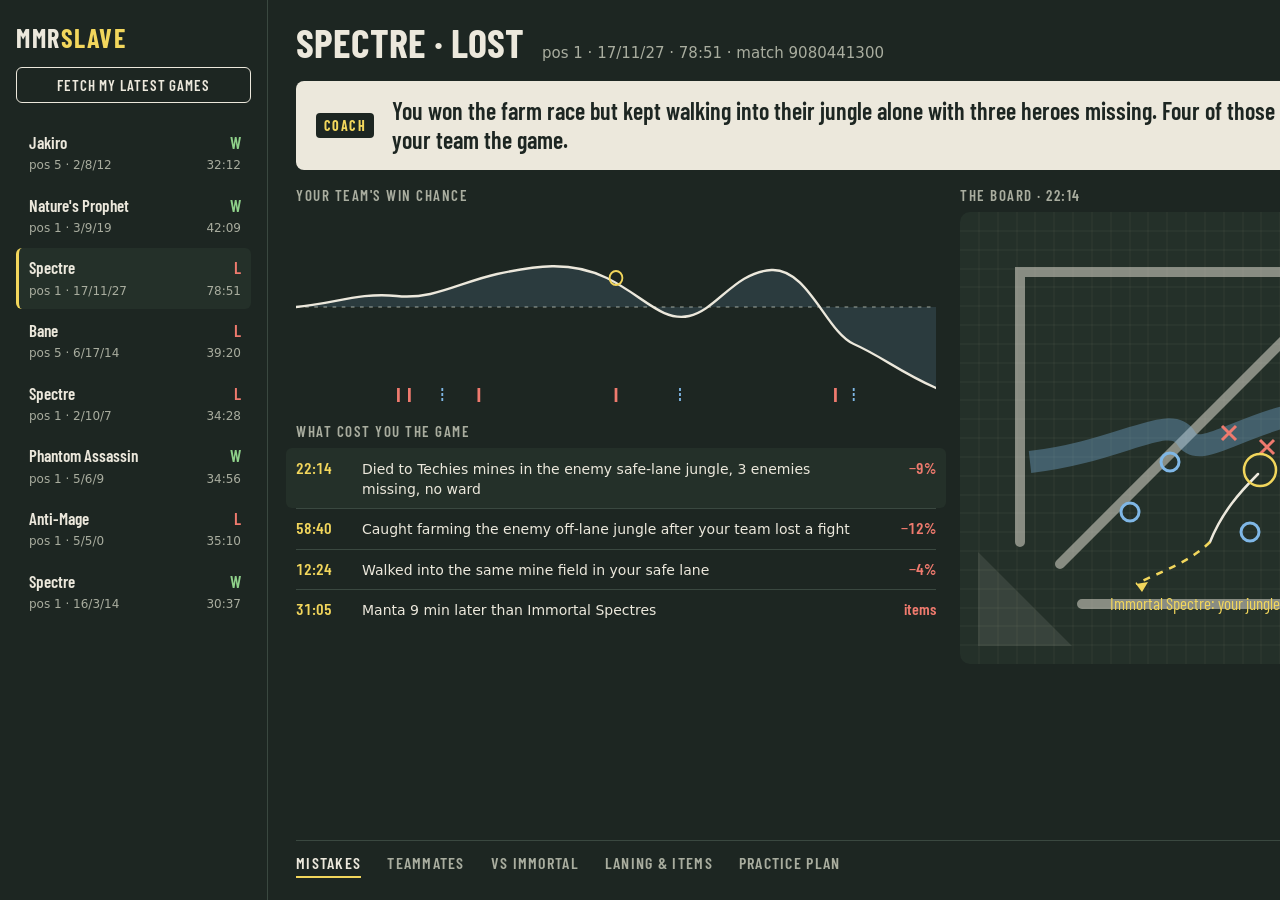
<file: .impeccable/mocks/decision/assigned.html>
<!doctype html>
<html lang="en"><head><meta charset="utf-8">
<link href="https://fonts.googleapis.com/css2?family=Barlow+Condensed:wght@500;600;700&display=swap" rel="stylesheet">
<style>
:root{--slate:#1d2622;--board:#243029;--line:#3a4840;--chalk:#ece8dc;--dim:#a9ad9f;--yellow:#f2d65c;--red:#ef7a6e;--blue:#7fb7e6;--green:#8fd18a}
*{box-sizing:border-box;margin:0;padding:0}
body{width:1440px;height:900px;overflow:hidden;background:var(--slate);color:var(--chalk);font:14px/1.45 system-ui,"Segoe UI",sans-serif;display:grid;grid-template-columns:268px 1fr}
.cond{font-family:"Barlow Condensed",sans-serif;letter-spacing:.02em}
aside{border-right:1px solid var(--line);padding:22px 16px;display:flex;flex-direction:column;gap:14px}
.brand{font:700 26px "Barlow Condensed";text-transform:uppercase;letter-spacing:.06em}
.brand span{color:var(--yellow)}
.btn{border:1.5px solid var(--chalk);border-radius:6px;padding:8px 12px;font:600 15px "Barlow Condensed";text-transform:uppercase;letter-spacing:.06em;background:transparent;color:var(--chalk);text-align:center}
.games{display:flex;flex-direction:column;gap:2px;margin-top:6px}
.g{display:grid;grid-template-columns:1fr auto;padding:9px 10px;border-radius:6px;border-left:3px solid transparent}
.g.sel{background:var(--board);border-left-color:var(--yellow)}
.g b{font:600 17px "Barlow Condensed"}.g small{color:var(--dim);font-size:12px}
.g .r{text-align:right;font-variant-numeric:tabular-nums}
.w{color:var(--green)}.l{color:var(--red)}
main{padding:22px 28px;display:grid;grid-template-rows:auto auto 1fr auto;gap:16px;min-width:0}
.head{display:flex;align-items:baseline;gap:18px}
.head h1{font:700 40px/1 "Barlow Condensed";text-transform:uppercase}
.head .meta{color:var(--dim);font-size:15px}
.verdict{background:var(--chalk);color:var(--slate);border-radius:8px;padding:16px 20px;display:grid;grid-template-columns:auto 1fr;gap:18px;align-items:center}
.verdict .tag{font:700 14px "Barlow Condensed";text-transform:uppercase;letter-spacing:.1em;background:var(--slate);color:var(--yellow);padding:4px 8px;border-radius:4px}
.verdict p{font:600 24px/1.2 "Barlow Condensed"}
.work{display:grid;grid-template-columns:1fr 452px;gap:24px;min-height:0}
.panel h2{font:600 15px "Barlow Condensed";text-transform:uppercase;letter-spacing:.1em;color:var(--dim);margin-bottom:8px}
.mist{display:flex;flex-direction:column}
.m{display:grid;grid-template-columns:54px 1fr 56px;gap:12px;padding:9px 0;border-top:1px solid var(--line);align-items:baseline}
.m .t{font:600 16px "Barlow Condensed";font-variant-numeric:tabular-nums;color:var(--yellow)}
.m .c{text-align:right;font:600 16px "Barlow Condensed";color:var(--red);font-variant-numeric:tabular-nums}
.m.sel{background:var(--board);margin:0 -10px;padding:9px 10px;border-radius:6px;border-top-color:transparent}
.tabs{display:flex;gap:26px;border-top:1px solid var(--line);padding-top:12px;font:600 16px "Barlow Condensed";text-transform:uppercase;letter-spacing:.08em;color:var(--dim)}
.tabs .on{color:var(--chalk);border-bottom:2px solid var(--yellow);padding-bottom:4px}
</style></head><body>
<aside>
  <div class="brand">MMR<span>Slave</span></div>
  <div class="btn">Fetch my latest games</div>
  <div class="games">
    <div class="g"><div><b>Jakiro</b><br><small>pos 5 · 2/8/12</small></div><div class="r"><b class="w">W</b><br><small>32:12</small></div></div>
    <div class="g"><div><b>Nature's Prophet</b><br><small>pos 1 · 3/9/19</small></div><div class="r"><b class="w">W</b><br><small>42:09</small></div></div>
    <div class="g sel"><div><b>Spectre</b><br><small>pos 1 · 17/11/27</small></div><div class="r"><b class="l">L</b><br><small>78:51</small></div></div>
    <div class="g"><div><b>Bane</b><br><small>pos 5 · 6/17/14</small></div><div class="r"><b class="l">L</b><br><small>39:20</small></div></div>
    <div class="g"><div><b>Spectre</b><br><small>pos 1 · 2/10/7</small></div><div class="r"><b class="l">L</b><br><small>34:28</small></div></div>
    <div class="g"><div><b>Phantom Assassin</b><br><small>pos 1 · 5/6/9</small></div><div class="r"><b class="w">W</b><br><small>34:56</small></div></div>
    <div class="g"><div><b>Anti-Mage</b><br><small>pos 1 · 5/5/0</small></div><div class="r"><b class="l">L</b><br><small>35:10</small></div></div>
    <div class="g"><div><b>Spectre</b><br><small>pos 1 · 16/3/14</small></div><div class="r"><b class="w">W</b><br><small>30:37</small></div></div>
  </div>
</aside>
<main>
  <div class="head"><h1>Spectre · Lost</h1><span class="meta">pos 1 · 17/11/27 · 78:51 · match 9080441300</span></div>
  <div class="verdict"><span class="tag">Coach</span><p>You won the farm race but kept walking into their jungle alone with three heroes missing. Four of those deaths cost your team the game.</p></div>
  <div class="work">
    <div class="panel" style="display:grid;grid-template-rows:auto 1fr;gap:14px;min-height:0">
      <div><h2>Your team's win chance</h2>
        <svg width="100%" height="190" viewBox="0 0 700 190" preserveAspectRatio="none">
          <line x1="0" y1="95" x2="700" y2="95" stroke="#a9ad9f" stroke-dasharray="4 6" stroke-width="1"/>
          <path d="M0 95 C40 92 70 80 110 84 S180 70 220 62 S300 48 340 66 S400 110 430 104 S480 60 520 58 S580 120 610 132 S660 160 700 176 L700 95 L0 95Z" fill="#7fb7e6" fill-opacity=".14"/>
          <path d="M0 95 C40 92 70 80 110 84 S180 70 220 62 S300 48 340 66 S400 110 430 104 S480 60 520 58 S580 120 610 132 S660 160 700 176" fill="none" stroke="#ece8dc" stroke-width="2.4" stroke-linecap="round"/>
          <g stroke="#ef7a6e" stroke-width="3"><line x1="112" y1="176" x2="112" y2="190"/><line x1="124" y1="176" x2="124" y2="190"/><line x1="200" y1="176" x2="200" y2="190"/><line x1="350" y1="176" x2="350" y2="190"/><line x1="590" y1="176" x2="590" y2="190"/></g>
          <g stroke="#7fb7e6" stroke-width="2" stroke-dasharray="3 2"><line x1="160" y1="176" x2="160" y2="190"/><line x1="420" y1="176" x2="420" y2="190"/><line x1="610" y1="176" x2="610" y2="190"/></g>
          <circle cx="350" cy="66" r="7" fill="none" stroke="#f2d65c" stroke-width="2"/>
        </svg></div>
      <div class="mist"><h2>What cost you the game</h2>
        <div class="m sel"><span class="t">22:14</span><span>Died to Techies mines in the enemy safe-lane jungle, 3 enemies missing, no ward</span><span class="c">−9%</span></div>
        <div class="m"><span class="t">58:40</span><span>Caught farming the enemy off-lane jungle after your team lost a fight</span><span class="c">−12%</span></div>
        <div class="m"><span class="t">12:24</span><span>Walked into the same mine field in your safe lane</span><span class="c">−4%</span></div>
        <div class="m"><span class="t">31:05</span><span>Manta 9 min later than Immortal Spectres</span><span class="c">items</span></div>
      </div>
    </div>
    <div class="panel"><h2>The board · 22:14</h2>
      <svg width="452" height="452" viewBox="0 0 452 452">
        <rect width="452" height="452" rx="10" fill="#243029"/>
        <g stroke="#ece8dc" stroke-opacity=".06">
          <path d="M19 0V452M38 0V452M57 0V452M75 0V452M94 0V452M113 0V452M132 0V452M151 0V452M170 0V452M188 0V452M207 0V452M226 0V452M245 0V452M264 0V452M283 0V452M301 0V452M320 0V452M339 0V452M358 0V452M377 0V452M396 0V452M414 0V452M433 0V452"/>
          <path d="M0 19H452M0 38H452M0 57H452M0 75H452M0 94H452M0 113H452M0 132H452M0 151H452M0 170H452M0 188H452M0 207H452M0 226H452M0 245H452M0 264H452M0 283H452M0 301H452M0 320H452M0 339H452M0 358H452M0 377H452M0 396H452M0 414H452M0 433H452"/>
        </g>
        <path d="M60 330 L60 60 L330 60 M122 392 L392 392 L392 122 M100 352 L352 100" stroke="#ece8dc" stroke-opacity=".5" stroke-width="10" stroke-linecap="round" fill="none"/>
        <path d="M70 250 C160 240 210 200 226 226 S290 200 380 196" stroke="#7fb7e6" stroke-opacity=".35" stroke-width="22" fill="none"/>
        <path d="M18 434 L18 340 L112 434Z M434 18 L434 112 L340 18Z" fill="#ece8dc" fill-opacity=".1"/>
        <g fill="none" stroke="#7fb7e6" stroke-width="3"><circle cx="290" cy="320" r="9"/><circle cx="210" cy="250" r="9"/><circle cx="170" cy="300" r="9"/></g>
        <g stroke="#ef7a6e" stroke-width="3"><path d="M300 228l14 14m0-14l-14 14"/><path d="M262 214l14 14m0-14l-14 14"/><path d="M330 254l14 14m0-14l-14 14"/></g>
        <path d="M250 330 C262 300 280 280 298 262" stroke="#ece8dc" stroke-width="2.5" fill="none" stroke-linecap="round"/>
        <circle cx="300" cy="258" r="16" fill="none" stroke="#f2d65c" stroke-width="2.5"/>
        <path d="M250 330 C230 350 200 360 176 372" stroke="#f2d65c" stroke-width="2.5" stroke-dasharray="7 7" fill="none"/>
        <path d="M176 372l12-2-6 10z" fill="#f2d65c"/>
        <text x="150" y="398" fill="#f2d65c" font-family="Barlow Condensed" font-size="17">Immortal Spectre: your jungle (41%)</text>
      </svg>
    </div>
  </div>
  <div class="tabs"><span class="on">Mistakes</span><span>Teammates</span><span>vs Immortal</span><span>Laning &amp; items</span><span>Practice plan</span></div>
</main>
</body></html>
</file>
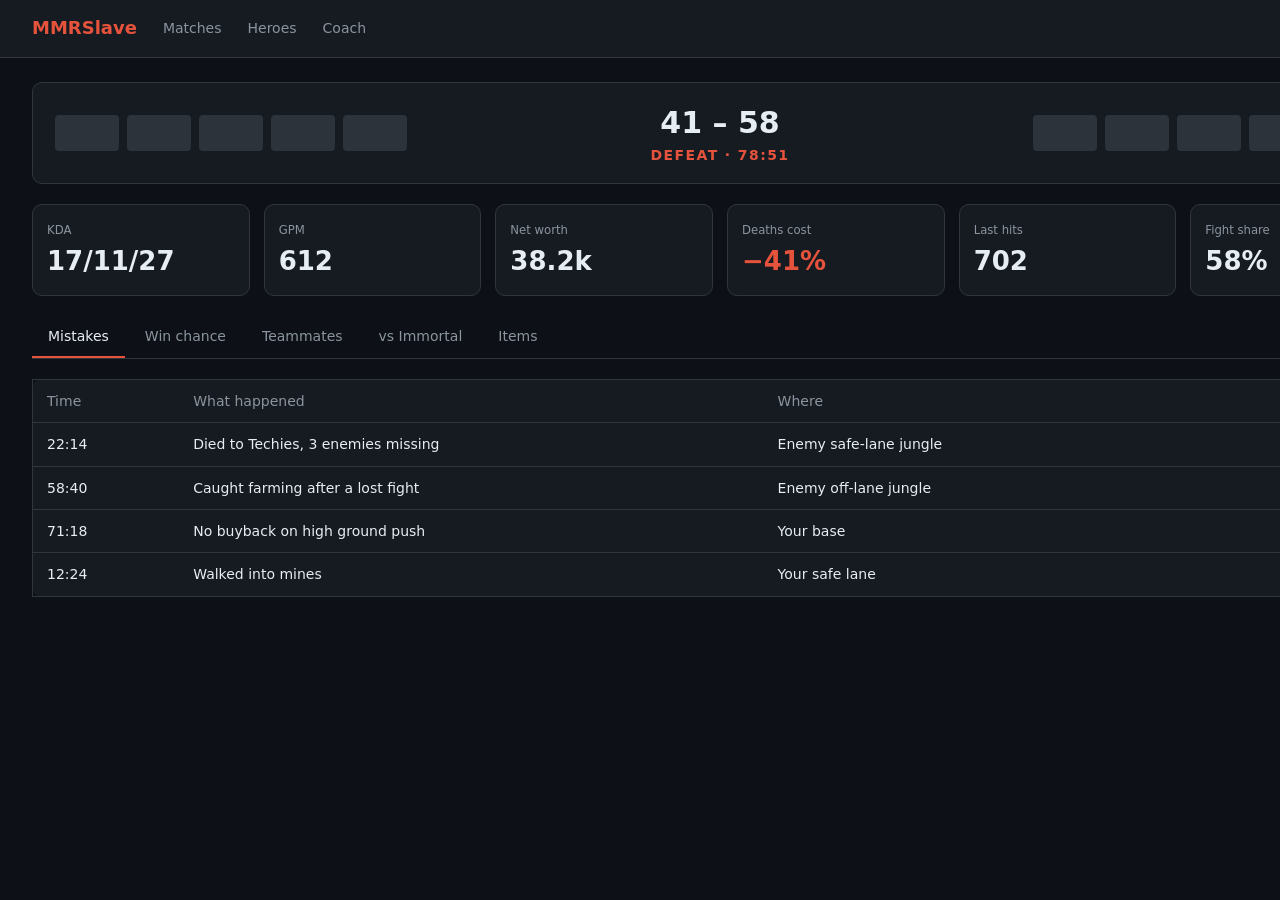
<file: .impeccable/mocks/decision/canon.html>
<!doctype html>
<html lang="en"><head><meta charset="utf-8">
<style>
:root{--bg:#0d1117;--card:#161b22;--line:#30363d;--ink:#e6edf3;--dim:#8b949e;--acc:#e6533c;--win:#3fb950}
*{box-sizing:border-box;margin:0;padding:0}
body{width:1440px;height:900px;overflow:hidden;background:var(--bg);color:var(--ink);font:14px/1.45 system-ui,"Segoe UI",sans-serif}
header{height:58px;background:var(--card);border-bottom:1px solid var(--line);display:flex;align-items:center;gap:26px;padding:0 32px}
header b{font-size:18px;color:var(--acc)}header span{color:var(--dim)}
.wrap{padding:24px 32px;display:flex;flex-direction:column;gap:20px}
.score{display:grid;grid-template-columns:1fr auto 1fr;gap:20px;align-items:center;background:var(--card);border:1px solid var(--line);border-radius:10px;padding:18px 22px}
.team{display:flex;gap:8px}.team i{width:64px;height:36px;border-radius:4px;background:#2d333b}
.team.d{justify-content:flex-end}
.mid{text-align:center}.mid b{font-size:30px}.mid div{color:var(--acc);font-weight:700;letter-spacing:.1em}
.tiles{display:grid;grid-template-columns:repeat(6,1fr);gap:14px}
.tile{background:var(--card);border:1px solid var(--line);border-radius:10px;padding:14px}
.tile small{color:var(--dim)}.tile b{display:block;font-size:26px;margin-top:4px}
.tabs{display:flex;gap:4px;border-bottom:1px solid var(--line)}.tabs span{padding:10px 16px;color:var(--dim)}.tabs .on{color:var(--ink);border-bottom:2px solid var(--acc)}
table{width:100%;border-collapse:collapse;background:var(--card);border:1px solid var(--line);border-radius:10px}
th,td{padding:11px 14px;text-align:left;border-bottom:1px solid var(--line)}th{color:var(--dim);font-weight:500}
td.n{text-align:right;font-variant-numeric:tabular-nums}.neg{color:var(--acc)}
</style></head><body>
<header><b>MMRSlave</b><span>Matches</span><span>Heroes</span><span>Coach</span></header>
<div class="wrap">
  <div class="score"><div class="team"><i></i><i></i><i></i><i></i><i></i></div><div class="mid"><b>41 – 58</b><div>DEFEAT · 78:51</div></div><div class="team d"><i></i><i></i><i></i><i></i><i></i></div></div>
  <div class="tiles">
    <div class="tile"><small>KDA</small><b>17/11/27</b></div><div class="tile"><small>GPM</small><b>612</b></div><div class="tile"><small>Net worth</small><b>38.2k</b></div>
    <div class="tile"><small>Deaths cost</small><b class="neg">−41%</b></div><div class="tile"><small>Last hits</small><b>702</b></div><div class="tile"><small>Fight share</small><b>58%</b></div>
  </div>
  <div class="tabs"><span class="on">Mistakes</span><span>Win chance</span><span>Teammates</span><span>vs Immortal</span><span>Items</span></div>
  <table>
    <tr><th>Time</th><th>What happened</th><th>Where</th><th style="text-align:right">Win chance</th></tr>
    <tr><td>22:14</td><td>Died to Techies, 3 enemies missing</td><td>Enemy safe-lane jungle</td><td class="n neg">−9%</td></tr>
    <tr><td>58:40</td><td>Caught farming after a lost fight</td><td>Enemy off-lane jungle</td><td class="n neg">−12%</td></tr>
    <tr><td>71:18</td><td>No buyback on high ground push</td><td>Your base</td><td class="n neg">−15%</td></tr>
    <tr><td>12:24</td><td>Walked into mines</td><td>Your safe lane</td><td class="n neg">−4%</td></tr>
  </table>
</div>
</body></html>
</file>
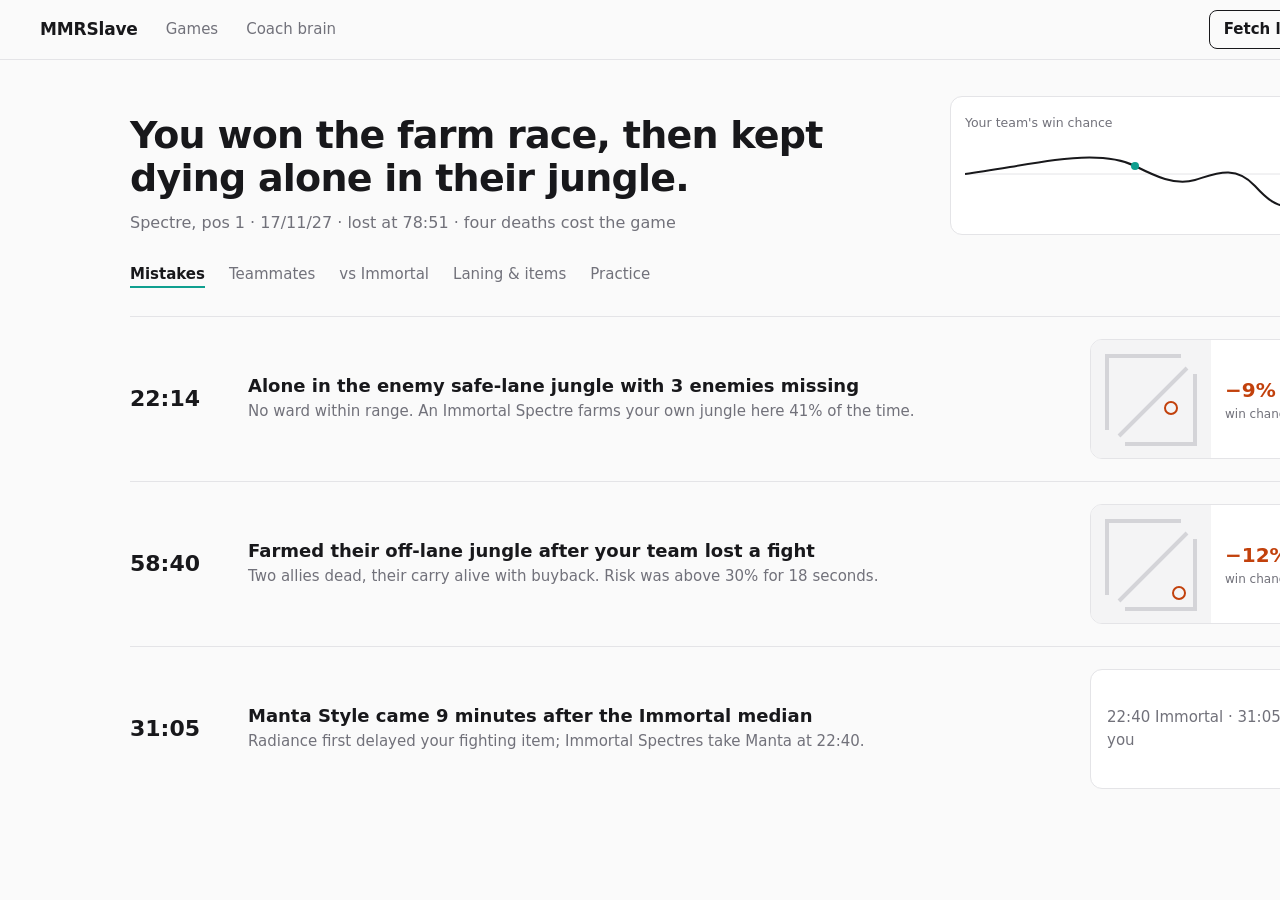
<file: .impeccable/mocks/decision/challenger-mono.html>
<!doctype html>
<html lang="en"><head><meta charset="utf-8">
<style>
:root{--bg:#fafafa;--ink:#18181b;--mid:#71717a;--line:#e4e4e7;--acc:#0f9f8f;--neg:#c2410c}
*{box-sizing:border-box;margin:0;padding:0}
body{width:1440px;height:900px;overflow:hidden;background:var(--bg);color:var(--ink);font:15px/1.5 system-ui,"Segoe UI",sans-serif}
header{height:60px;border-bottom:1px solid var(--line);display:flex;align-items:center;gap:28px;padding:0 40px}
header b{font-size:17px;letter-spacing:-.01em}
header span{color:var(--mid)}
header .btn{margin-left:auto;border:1px solid var(--ink);border-radius:8px;padding:7px 14px;font-weight:600}
.wrap{max-width:1180px;margin:0 auto;padding:36px 0;display:flex;flex-direction:column;gap:28px}
.top{display:grid;grid-template-columns:1fr 360px;gap:40px;align-items:end}
.top h1{font:650 38px/1.15 system-ui;letter-spacing:-.02em}
.top p{color:var(--mid);margin-top:10px;font-size:16px}
.spark{border:1px solid var(--line);border-radius:12px;padding:14px;background:#fff}
.spark small{color:var(--mid)}
.row{display:grid;grid-template-columns:90px 1fr 220px;gap:28px;padding:22px 0;border-top:1px solid var(--line);align-items:center}
.row .t{font:600 22px system-ui;font-variant-numeric:tabular-nums}
.row h3{font:600 18px system-ui}
.row p{color:var(--mid);margin-top:4px}
.row .proof{border:1px solid var(--line);border-radius:12px;background:#fff;height:120px;display:grid;grid-template-columns:120px 1fr;overflow:hidden}
.row .proof .k{display:flex;flex-direction:column;justify-content:center;padding:0 14px;color:var(--neg);font-weight:650;font-size:20px}
.row .proof .k small{color:var(--mid);font-weight:400;font-size:12px}
.tabs{display:flex;gap:24px;color:var(--mid)}.tabs .on{color:var(--ink);font-weight:600;border-bottom:2px solid var(--acc)}
</style></head><body>
<header><b>MMRSlave</b><span>Games</span><span>Coach brain</span><div class="btn">Fetch latest games</div></header>
<div class="wrap">
  <div class="top">
    <div><h1>You won the farm race, then kept dying alone in their jungle.</h1><p>Spectre, pos 1 · 17/11/27 · lost at 78:51 · four deaths cost the game</p></div>
    <div class="spark"><small>Your team's win chance</small>
      <svg width="330" height="80" viewBox="0 0 330 80"><line x1="0" y1="40" x2="330" y2="40" stroke="#e4e4e7"/><path d="M0 40 C30 36 60 30 90 26 S150 22 170 32 S210 52 230 46 S270 30 290 52 S315 70 330 76" fill="none" stroke="#18181b" stroke-width="2"/><circle cx="170" cy="32" r="4" fill="#0f9f8f"/></svg></div>
  </div>
  <div class="tabs"><span class="on">Mistakes</span><span>Teammates</span><span>vs Immortal</span><span>Laning &amp; items</span><span>Practice</span></div>
  <div>
    <div class="row"><span class="t">22:14</span><div><h3>Alone in the enemy safe-lane jungle with 3 enemies missing</h3><p>No ward within range. An Immortal Spectre farms your own jungle here 41% of the time.</p></div>
      <div class="proof"><svg viewBox="0 0 120 120"><rect width="120" height="120" fill="#f4f4f5"/><path d="M16 90V16H90M34 104H104V34M28 96L96 28" stroke="#d4d4d8" stroke-width="4" fill="none"/><circle cx="80" cy="68" r="6" fill="none" stroke="#c2410c" stroke-width="2"/></svg><div class="k">−9%<small>win chance</small></div></div></div>
    <div class="row"><span class="t">58:40</span><div><h3>Farmed their off-lane jungle after your team lost a fight</h3><p>Two allies dead, their carry alive with buyback. Risk was above 30% for 18 seconds.</p></div>
      <div class="proof"><svg viewBox="0 0 120 120"><rect width="120" height="120" fill="#f4f4f5"/><path d="M16 90V16H90M34 104H104V34M28 96L96 28" stroke="#d4d4d8" stroke-width="4" fill="none"/><circle cx="88" cy="88" r="6" fill="none" stroke="#c2410c" stroke-width="2"/></svg><div class="k">−12%<small>win chance</small></div></div></div>
    <div class="row"><span class="t">31:05</span><div><h3>Manta Style came 9 minutes after the Immortal median</h3><p>Radiance first delayed your fighting item; Immortal Spectres take Manta at 22:40.</p></div>
      <div class="proof"><div style="grid-column:1/3;display:flex;align-items:center;padding:0 16px;color:#71717a">22:40 Immortal · 31:05 you</div></div></div>
  </div>
</div>
</body></html>
</file>
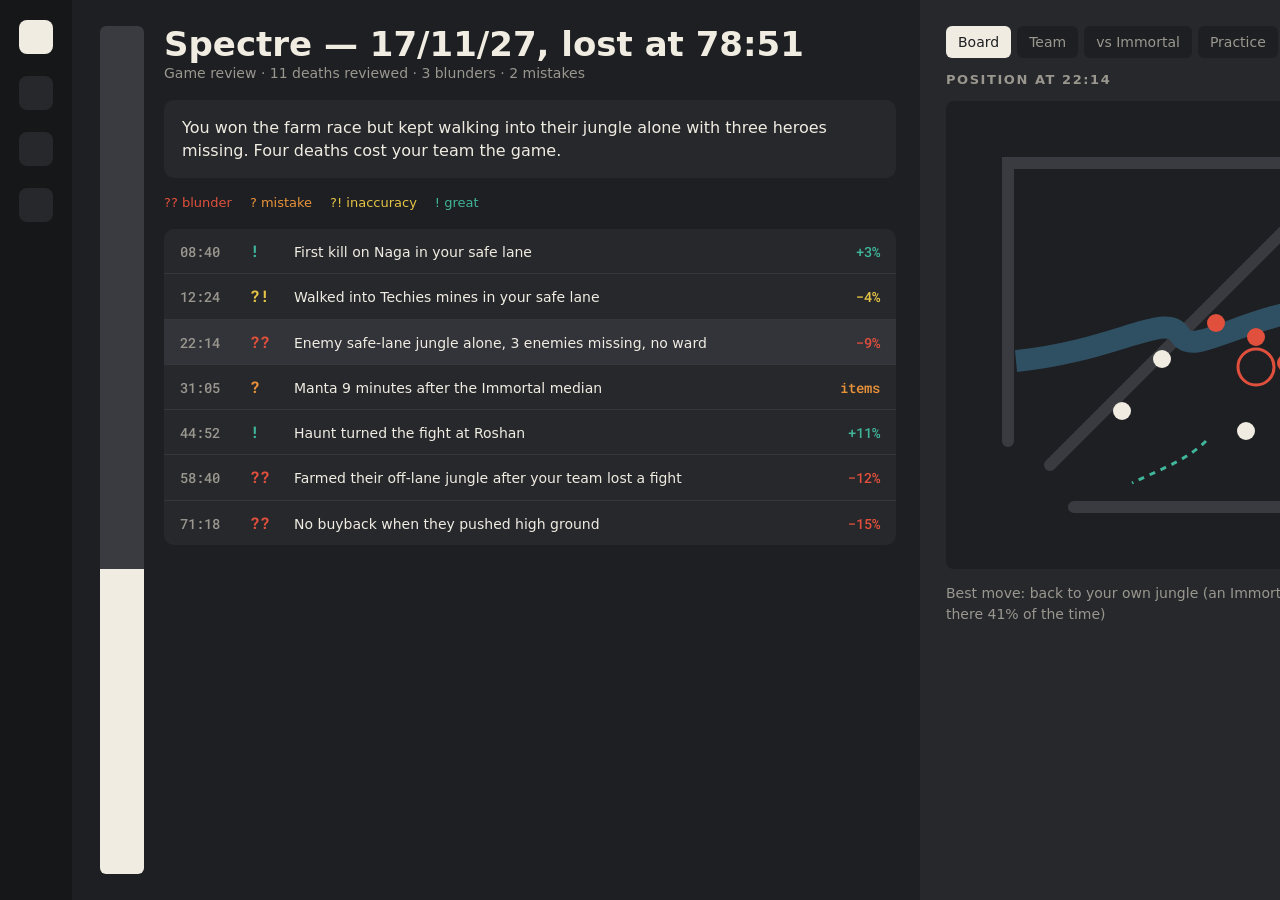
<file: .impeccable/mocks/decision/model-pick.html>
<!doctype html>
<html lang="en"><head><meta charset="utf-8">
<link href="https://fonts.googleapis.com/css2?family=Roboto+Mono:wght@500;700&display=swap" rel="stylesheet">
<style>
:root{--bg:#1e1f22;--panel:#27282c;--line:#36373c;--ink:#f0ece2;--dim:#9a978f;--bl:#e0503c;--mi:#e8933a;--in:#e6c445;--gd:#3fb59a}
*{box-sizing:border-box;margin:0;padding:0}
body{width:1440px;height:900px;overflow:hidden;background:var(--bg);color:var(--ink);font:14px/1.45 system-ui,"Segoe UI",sans-serif;display:grid;grid-template-columns:72px 1fr 520px}
nav{background:#161719;display:flex;flex-direction:column;align-items:center;gap:22px;padding:20px 0}
nav i{width:34px;height:34px;border-radius:8px;background:var(--panel)}
nav i.on{background:var(--ink)}
.center{display:grid;grid-template-columns:44px 1fr;gap:20px;padding:26px 24px 26px 28px;min-width:0}
.bar{border-radius:6px;overflow:hidden;display:flex;flex-direction:column;background:#111}
.bar .them{flex:0 0 64%;background:#3a3b40}.bar .you{flex:1;background:var(--ink)}
.col{display:flex;flex-direction:column;gap:16px;min-width:0}
h1{font:700 34px/1.1 system-ui}
.sub{color:var(--dim)}
.summary{background:var(--panel);border-radius:10px;padding:16px 18px;font-size:16px}
.moves{display:flex;flex-direction:column;background:var(--panel);border-radius:10px;overflow:hidden}
.mv{display:grid;grid-template-columns:60px 34px 1fr 64px;gap:10px;padding:11px 16px;border-top:1px solid var(--line);align-items:baseline}
.mv:first-child{border-top:0}
.mv .t{font:500 14px "Roboto Mono";color:var(--dim)}
.mv .g{font:700 16px "Roboto Mono"}
.mv .e{text-align:right;font:500 14px "Roboto Mono"}
.mv.sel{background:#33343a}
.bl{color:var(--bl)}.mi{color:var(--mi)}.in{color:var(--in)}.gd{color:var(--gd)}
.legend{display:flex;gap:18px;color:var(--dim);font-size:13px}
aside{background:var(--panel);padding:26px;display:flex;flex-direction:column;gap:14px}
aside h2{font:600 13px system-ui;text-transform:uppercase;letter-spacing:.12em;color:var(--dim)}
.tabs{display:flex;gap:6px}.tabs span{padding:6px 12px;border-radius:6px;background:#1e1f22;color:var(--dim)}.tabs span.on{background:var(--ink);color:var(--bg)}
</style></head><body>
<nav><i class="on"></i><i></i><i></i><i></i></nav>
<section class="center">
  <div class="bar"><div class="them"></div><div class="you"></div></div>
  <div class="col">
    <div><h1>Spectre — 17/11/27, lost at 78:51</h1><div class="sub">Game review · 11 deaths reviewed · 3 blunders · 2 mistakes</div></div>
    <div class="summary">You won the farm race but kept walking into their jungle alone with three heroes missing. Four deaths cost your team the game.</div>
    <div class="legend"><span class="bl">?? blunder</span><span class="mi">? mistake</span><span class="in">?! inaccuracy</span><span class="gd">! great</span></div>
    <div class="moves">
      <div class="mv"><span class="t">08:40</span><span class="g gd">!</span><span>First kill on Naga in your safe lane</span><span class="e gd">+3%</span></div>
      <div class="mv"><span class="t">12:24</span><span class="g in">?!</span><span>Walked into Techies mines in your safe lane</span><span class="e in">−4%</span></div>
      <div class="mv sel"><span class="t">22:14</span><span class="g bl">??</span><span>Enemy safe-lane jungle alone, 3 enemies missing, no ward</span><span class="e bl">−9%</span></div>
      <div class="mv"><span class="t">31:05</span><span class="g mi">?</span><span>Manta 9 minutes after the Immortal median</span><span class="e mi">items</span></div>
      <div class="mv"><span class="t">44:52</span><span class="g gd">!</span><span>Haunt turned the fight at Roshan</span><span class="e gd">+11%</span></div>
      <div class="mv"><span class="t">58:40</span><span class="g bl">??</span><span>Farmed their off-lane jungle after your team lost a fight</span><span class="e bl">−12%</span></div>
      <div class="mv"><span class="t">71:18</span><span class="g bl">??</span><span>No buyback when they pushed high ground</span><span class="e bl">−15%</span></div>
    </div>
  </div>
</section>
<aside>
  <div class="tabs"><span class="on">Board</span><span>Team</span><span>vs Immortal</span><span>Practice</span></div>
  <h2>Position at 22:14</h2>
  <svg width="468" height="468" viewBox="0 0 468 468">
    <rect width="468" height="468" rx="8" fill="#1e1f22"/>
    <path d="M62 340 L62 62 L340 62 M128 406 L406 406 L406 128 M104 364 L364 104" stroke="#3a3b40" stroke-width="12" fill="none" stroke-linecap="round"/>
    <path d="M70 260 C170 250 220 210 234 234 S300 210 396 204" stroke="#2f4f63" stroke-width="22" fill="none"/>
    <g fill="#f0ece2"><circle cx="300" cy="330" r="9"/><circle cx="216" cy="258" r="9"/><circle cx="176" cy="310" r="9"/></g>
    <g fill="#e0503c"><circle cx="310" cy="236" r="9"/><circle cx="270" cy="222" r="9"/><circle cx="340" cy="262" r="9"/></g>
    <circle cx="310" cy="266" r="18" fill="none" stroke="#e0503c" stroke-width="3"/>
    <path d="M260 340 C240 360 210 370 186 382" stroke="#3fb59a" stroke-width="3" fill="none" stroke-dasharray="6 6"/>
  </svg>
  <div class="sub">Best move: back to your own jungle (an Immortal Spectre goes there 41% of the time)</div>
</aside>
</body></html>
</file>
